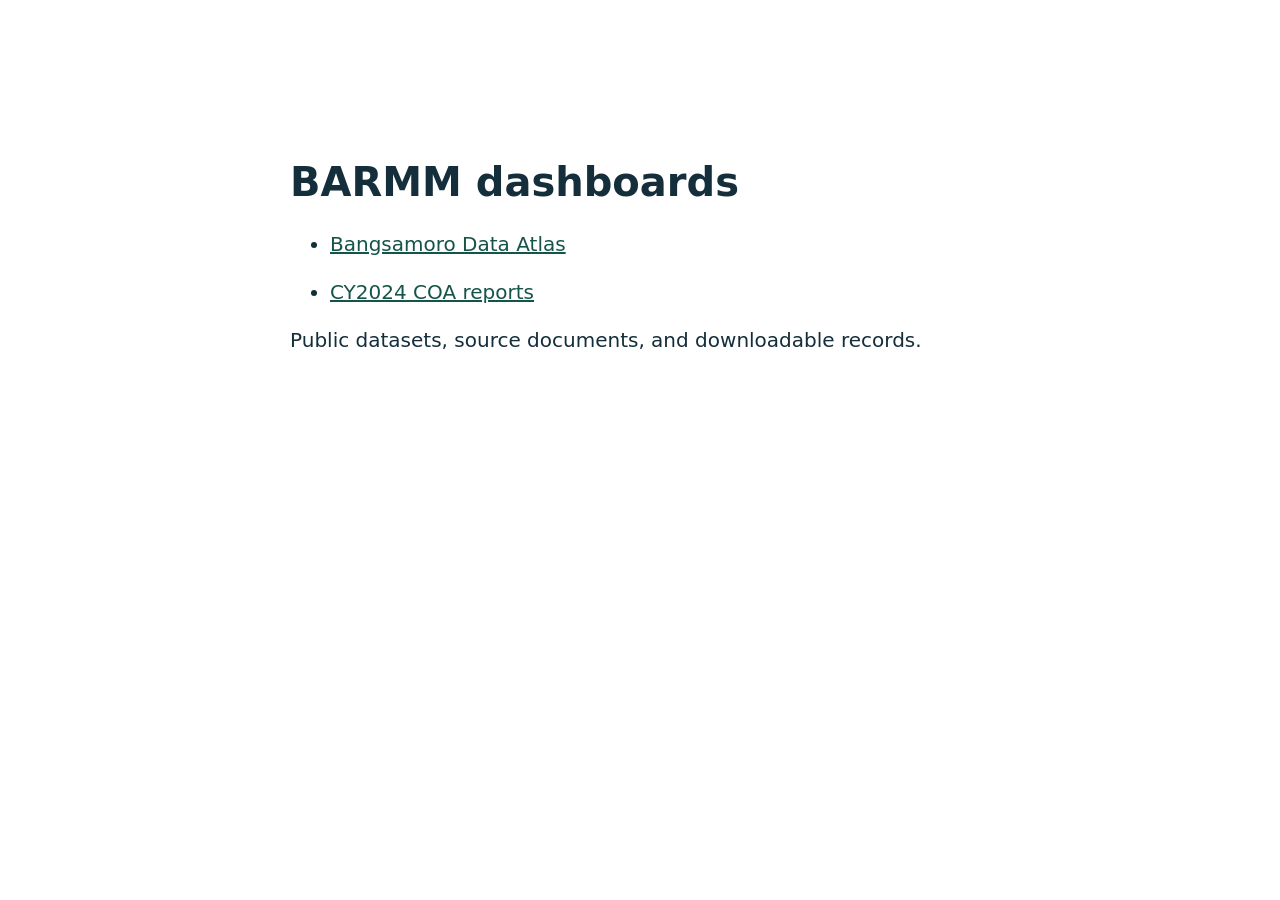
<file: site/index.html>
<!doctype html><html lang="en"><meta charset="utf-8"><meta name="viewport" content="width=device-width,initial-scale=1"><title>BARMM dashboards</title><style>body{font:20px system-ui;max-width:700px;margin:12vh auto;padding:24px;color:#142e3b}a{color:#145449}li{margin:24px 0}</style><h1>BARMM dashboards</h1><ul><li><a href="atlas/">Bangsamoro Data Atlas</a></li><li><a href="coa/">CY2024 COA reports</a></li></ul><p>Public datasets, source documents, and downloadable records.</p></html>
</file>
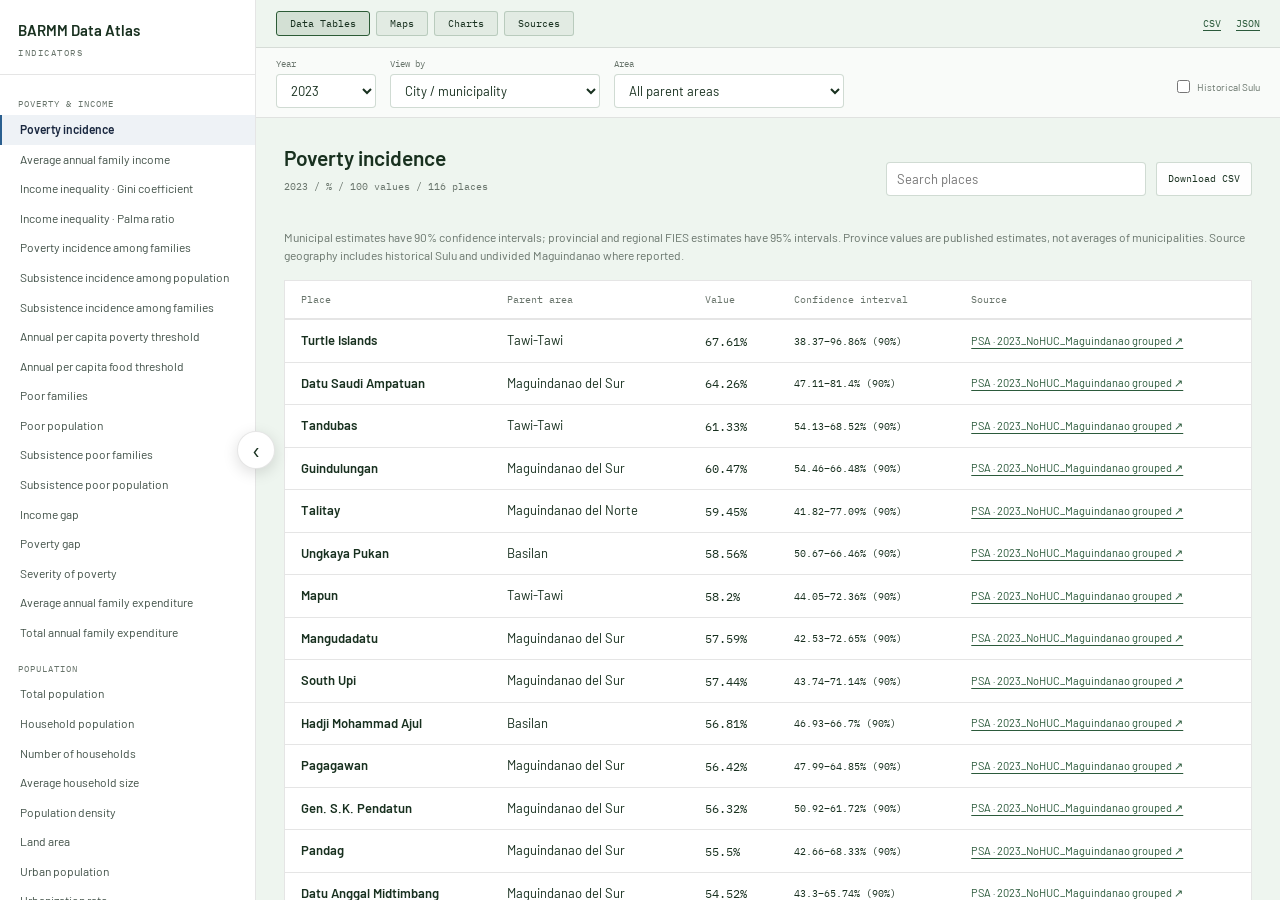
<file: site/atlas/index.html>
<!doctype html>
<html lang="en">
<head><meta charset="utf-8"><meta name="viewport" content="width=device-width,initial-scale=1"><meta name="theme-color" content="#eef5ef"><title>BARMM Data Atlas</title><link rel="stylesheet" href="atlas.css?v=remove-sparse-20261013"><script src="vendor/d3.min.js" defer></script><script src="atlas.js?v=remove-sparse-20261013" defer></script></head>
<body>
<a class="skip" href="#workspace">Skip to data</a>
<aside id="indicator-nav"><div class="nav-header"><a href="./" class="nav-title">BARMM Data Atlas</a><div class="nav-subtitle">Indicators</div></div><div id="indicator-list" role="navigation" aria-label="Indicators"></div></aside>
<button id="nav-toggle" aria-label="Toggle indicator navigation" aria-controls="indicator-nav" aria-expanded="true">&#8249;</button><div id="nav-overlay" hidden></div>
<header><a class="identity" href="./">BARMM Data Atlas</a><nav role="tablist" aria-label="Views"><button role="tab" aria-selected="true" aria-controls="view-tables" data-view="tables">Data Tables</button><button role="tab" aria-selected="false" aria-controls="view-map" data-view="map">Maps</button><button role="tab" aria-selected="false" aria-controls="view-charts" data-view="charts">Charts</button><button role="tab" aria-selected="false" aria-controls="view-sources" data-view="sources">Sources</button></nav><div class="downloads"><a href="observations.csv" download>CSV</a><a href="data.json" download>JSON</a></div></header>
<div class="filters"><label>Year<select id="year"></select></label><label>View by<select id="level"></select></label><label>Area<select id="province"></select></label><label class="historical"><input type="checkbox" id="sulu">Historical Sulu</label><div id="breakdowns" class="breakdown-controls" hidden><label id="category-label" hidden><span id="category-title">Category</span><select id="category"><option value="all">Total / all groups</option></select></label><label id="period-label">Period<select id="period"><option value="0">Annual total</option></select></label><label id="sex-label">Sex / spouse<select id="sex"><option value="all">Both sexes</option></select></label><label id="age-label">Age group<select id="age-group"><option value="all">All ages</option></select></label></div></div>
<main id="workspace">
<section id="view-map" class="view" role="tabpanel" aria-label="Maps" hidden><div id="map"><svg aria-label="BARMM locality boundaries"></svg><div id="tooltip" role="status"></div></div><div class="map-heading"><h1 id="map-title"></h1><p id="map-subtitle"></p></div><div class="map-bottom"><div id="legend"></div><span id="map-note"></span></div><div class="map-actions"><button id="reset-map" type="button">Reset map</button><button id="indicator-source" type="button">Source</button></div></section>
<section id="view-charts" class="view scroll-view" role="tabpanel" aria-label="Charts" hidden><div class="content"><h1 class="view-title" id="chart-title"></h1><p class="view-subtitle" id="chart-subtitle"></p><div id="chart"></div></div></section>
<section id="view-tables" class="view scroll-view" role="tabpanel" aria-label="Data Tables"><div class="content"><div class="table-tools"><div><h1 class="view-title" id="table-title"></h1><p id="table-count" class="view-subtitle"></p></div><div><label class="search"><span class="sr-only">Search places</span><input id="search" type="search" placeholder="Search places"></label><button id="export" type="button">Download CSV</button></div></div><p id="indicator-note" class="indicator-note"></p><div class="table-scroll"><table><thead><tr><th scope="col"><button id="sort-place">Place</button></th><th scope="col">Parent area</th><th scope="col"><button id="sort-value">Value</button></th><th scope="col" id="extra-heading">Confidence interval</th><th scope="col">Source</th></tr></thead><tbody id="rows"></tbody></table></div><div id="pagination"></div></div></section>
<section id="view-sources" class="view scroll-view" role="tabpanel" aria-label="Sources" hidden><div class="content"><h1 class="view-title">Sources</h1><div id="method" class="indicator-sources"></div><div class="catalog-tools"><label><span class="sr-only">Search sources</span><input type="search" id="source-search" placeholder="Search source files"></label><label><span class="sr-only">Source status</span><select id="source-status"><option value="">All source files</option><option>Integrated</option><option>Catalogued &#183; not extracted</option></select></label></div><div id="sources"></div><div id="geo-sources"></div></div></section>
<aside id="map-data" aria-label="Indicator data"><div class="data-panel-head"><h2 id="data-panel-title"></h2><p id="data-panel-meta"></p></div><div class="data-panel-scroll"><table><thead id="map-data-head"></thead><tbody id="map-data-rows"></tbody></table></div></aside>
<aside class="profile" aria-label="Selected place" hidden><button id="close-profile" aria-label="Close place details">&times;</button><div id="profile" aria-live="polite"></div></aside>
<div id="error" role="alert" hidden></div>
</main>
</body></html>
</file>
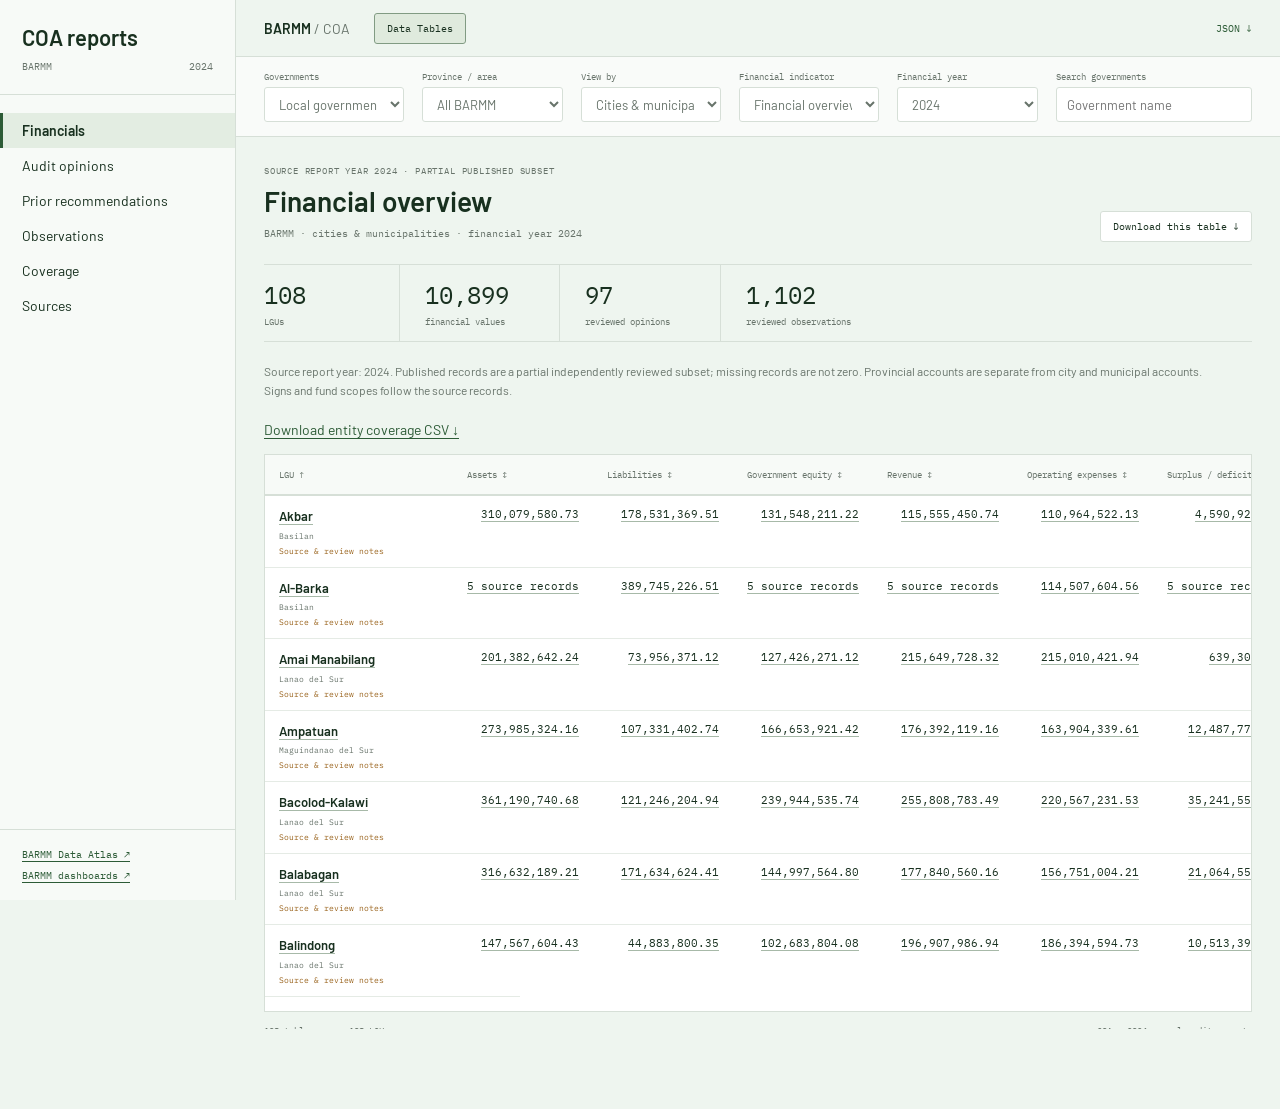
<file: site/coa/index.html>
<!doctype html>
<html lang="en">
<head><meta charset="utf-8"><meta name="viewport" content="width=device-width,initial-scale=1"><meta name="theme-color" content="#eef5ef"><title>BARMM · COA reports</title><link rel="stylesheet" href="coa.css"><script>
(function(){
  var failed=false;
  function fail(message){
    var loading=document.getElementById('loading'),error=document.getElementById('error'),content=document.getElementById('content');
    if(!loading||!error){document.addEventListener('DOMContentLoaded',function(){fail(message);},{once:true});return;}
    if(failed||(content&&!content.hidden))return;
    failed=true;loading.hidden=true;error.hidden=false;error.textContent=message+' ';
    var link=document.createElement('a'),url=new URL(location.href);url.searchParams.set('_fresh',Date.now());link.href=url.href;link.textContent='Open current dashboard';error.appendChild(link);
  }
  window.addEventListener('error',function(event){if(event.error||(event.target&&event.target.tagName==='SCRIPT'))fail('The dashboard script could not start.');},true);
  window.addEventListener('unhandledrejection',function(){fail('The dashboard could not finish starting.');});
  setTimeout(function(){var content=document.getElementById('content'),loading=document.getElementById('loading');if(content&&content.hidden&&loading&&!loading.hidden)fail('The dashboard has not loaded its published data.');},12000);
})();
</script><script src="coa-static.js?v=topics-20261013-v1" defer></script><script src="coa.js?v=topics-20261013-v1" defer></script></head>
<body><noscript><style>#loading{display:none}</style><p role="alert">JavaScript is disabled. Open this dashboard in a browser with JavaScript enabled.</p></noscript>
<a class="skip" href="#workspace">Skip to tables</a>
<aside id="navigation"><div class="nav-head"><a href="./">COA reports</a><p>BARMM <span>2024</span></p></div><nav id="indicators" aria-label="Data and audit indicators"></nav><div class="nav-footer"><a href="../atlas/">BARMM Data Atlas ↗</a><a href="../">BARMM dashboards ↗</a></div></aside>
<div id="scrim" hidden></div>
<header><button id="menu" aria-controls="navigation" aria-expanded="false" aria-label="Open indicator navigation">☰</button><a class="identity" href="./">BARMM <span>/ COA</span></a><nav id="views" aria-label="Views"><button data-view="table" aria-pressed="true">Data Tables</button><button data-view="chart" aria-pressed="false">Charts</button></nav><a class="json-download" href="data.json.gz" download>JSON ↓</a></header>
<div class="filters"><label>Governments<select id="government-dataset"><option value="lgu">Local governments</option><option value="ministries">Ministries &amp; offices</option></select></label><label>Province / area<select id="area"><option value="">All BARMM</option></select></label><label>View by<select id="level"><option value="local">Cities &amp; municipalities</option><option value="province">Provincial governments</option><option value="all">All governments</option></select></label><label id="metric-label">Financial indicator<select id="metric"></select></label><label id="records-label" hidden>Records<select id="records-mode"></select></label><label>Financial year<select id="year"><option>2024</option><option>2023</option></select></label><label class="search-label">Search governments<input id="search" type="search" placeholder="Government name"></label><label id="topic-label" hidden>Finding topic<select id="topic"><option value="">All topics</option></select></label><button id="clear-lgu" hidden></button></div>
<main id="workspace" tabindex="-1"><div id="loading" role="status">Loading COA directory…</div><div id="content" hidden><div class="heading"><div><p class="eyebrow">SOURCE REPORT YEAR 2024 · PARTIAL PUBLISHED SUBSET</p><h1 id="title"></h1><p id="subtitle"></p></div><button id="export">Download this table ↓</button></div><div id="summary" aria-live="polite"></div><div class="data-note" id="data-note"></div><p><a href="release-coverage.csv" download>Download entity coverage CSV ↓</a></p><div id="results"></div></div><div id="error" role="alert" hidden></div></main>
<dialog id="detail" aria-labelledby="detail-title"><div class="detail-head"><div><p id="detail-kicker" class="eyebrow"></p><h2 id="detail-title"></h2></div><button id="close-detail" aria-label="Close record details">×</button></div><div id="detail-body"></div></dialog>
</body></html>
</file>
<file: site/atlas/atlas.css>
@font-face{font-family:Barlow;src:url('../fonts/barlow-regular.ttf');font-weight:400;font-display:swap}@font-face{font-family:Barlow;src:url('../fonts/barlow-semibold.ttf');font-weight:600 700;font-display:swap}@font-face{font-family:Plex;src:url('../fonts/ibm-plex-mono-regular.ttf');font-display:swap}
:root{--bg:#eef5ef;--ink:#18301f;--muted:#68746b;--line:rgba(0,0,0,.10);--blue:#0072b2;--sans:Barlow,'Segoe UI',sans-serif;--mono:Plex,monospace;--toolbar:84px;--header:48px}*{box-sizing:border-box}html,body{width:100%;height:100%;margin:0;overflow:hidden}body{font:14px/1.5 var(--sans);color:var(--ink);background:var(--bg)}button,input,select{font:inherit;color:inherit}button,a,select{cursor:pointer}a{color:#2b5a3b;text-underline-offset:3px}button:focus-visible,a:focus-visible,input:focus-visible,select:focus-visible{outline:2px solid var(--blue);outline-offset:3px}[hidden]{display:none!important}.sr-only{position:absolute;width:1px;height:1px;overflow:hidden;clip:rect(0,0,0,0)}.skip{position:absolute;left:-9999px;z-index:100;background:white;padding:10px}.skip:focus{left:0}header{height:var(--header);display:flex;align-items:center;gap:26px;padding:0 20px;border-bottom:1px solid var(--line);background:var(--bg)}.identity{font-size:15px;font-weight:600;text-decoration:none;color:var(--ink);white-space:nowrap}nav{display:flex;gap:6px;overflow:auto;scrollbar-width:none}nav button{padding:5px 13px;border:1px solid rgba(44,91,54,.22);background:rgba(44,91,54,.06);color:var(--ink);font:10px var(--mono);white-space:nowrap}nav button[aria-selected=true]{border-color:#2c5b36;background:rgba(44,91,54,.14)}.downloads{display:flex;gap:15px;margin-left:auto;font:10px var(--mono)}.filters{height:var(--toolbar);display:flex;gap:14px;align-items:center;padding:12px 20px;background:rgba(255,255,255,.65);border-bottom:1px solid var(--line)}label{display:block;font:9px var(--mono);color:var(--muted)}select,input[type=search]{border:1px solid rgba(44,91,54,.22);background:white;border-radius:4px;font:13px var(--sans);padding:7px 10px;width:100%;height:34px;color:var(--ink)}label>select{margin-top:5px}.filters>label{flex:1;min-width:95px}.filters .indicator-select{flex:2.5}.filters>label:nth-child(3){flex:.55;min-width:70px}.filters .historical{flex:none;min-width:0;display:flex;align-items:center;gap:4px;align-self:flex-end;margin-bottom:9px;font:10px var(--sans);white-space:nowrap}.historical input{accent-color:#2c5b36}main{position:fixed;inset:calc(var(--header) + var(--toolbar)) 0 0}.view{height:100%;position:absolute;inset:0}.scroll-view{overflow-y:auto;padding:26px 28px 50px}.scroll-view::-webkit-scrollbar,.profile::-webkit-scrollbar{width:4px}.scroll-view::-webkit-scrollbar-thumb,.profile::-webkit-scrollbar-thumb{background:#c4cec5}.content{max-width:1480px;margin:auto}.view-title{font-size:21px;font-weight:600;line-height:1.3;margin:0}.view-subtitle{font:10px/1.6 var(--mono);color:var(--muted);margin:8px 0 18px}#map{position:absolute;inset:0;overflow:hidden;touch-action:none}#map svg{display:block;width:100%;height:100%;cursor:grab}#map svg:active{cursor:grabbing}.locality{stroke:rgba(49,91,58,.38);stroke-width:.65;vector-effect:non-scaling-stroke;cursor:pointer}.locality:hover,.locality:focus{stroke:#18301f;stroke-width:2;outline:none}.locality.selected{stroke:#0072b2;stroke-width:2.5}.map-label{font:10px var(--mono);fill:#18301f;pointer-events:none;paint-order:stroke;stroke:rgba(255,255,255,.8);stroke-width:3px;stroke-linejoin:round}.map-heading{position:absolute;top:18px;left:20px;pointer-events:none;max-width:calc(100% - 50px)}.map-heading h1{font-size:18px;font-weight:600;margin:0;line-height:1.2}.map-heading p{font:10px var(--mono);color:var(--muted);margin:8px 0}.map-bottom{position:absolute;bottom:14px;left:20px;pointer-events:none;background:rgba(255,255,255,.9);padding:12px 14px;border:1px solid var(--line);border-radius:4px}.map-bottom>span{font:9px var(--mono);color:var(--muted);display:block;margin-top:8px}#legend{display:flex;align-items:center;gap:8px;font:10px var(--mono);color:var(--ink)}.ramp{height:9px;width:135px;background:linear-gradient(90deg,#edf5e8,#285e3b)}.missing-key{width:11px;height:11px;background:#dce1e5;margin-left:10px}.map-actions{position:absolute;bottom:20px;right:20px;display:flex;gap:7px}button{border:1px solid rgba(44,91,54,.22);border-radius:3px;background:rgba(255,255,255,.9);padding:7px 11px;font:10px var(--mono)}button:hover{background:#e1ebe1}button:disabled{opacity:.4;cursor:default}#tooltip{position:absolute;background:white;color:var(--ink);box-shadow:0 2px 9px #0002;font-size:13px;padding:10px 12px;pointer-events:none;display:none;max-width:220px;z-index:5;border:1px solid var(--line);border-radius:4px}#tooltip strong{display:block}.profile{position:absolute;top:0;right:0;bottom:0;width:350px;overflow:auto;border-left:1px solid var(--line);background:white;padding:24px;z-index:15;box-shadow:-5px 0 16px #00000008}#close-profile{position:absolute;top:15px;right:17px;border:0;padding:0 5px;font:23px var(--sans);color:var(--muted);background:none}.profile h3{font-size:25px;font-weight:600;line-height:1.2;margin:0 24px 6px 0}.profile .parent{font:10px/1.6 var(--mono);color:var(--muted);margin:0 0 24px}.metric-label{font-size:14px;margin:18px 0 8px}.big{font:34px/1.2 var(--mono);letter-spacing:-.04em}.unit,.interval{font:10px var(--mono);color:var(--muted);margin:8px 0}.citation{font:10px/1.8 var(--mono);margin:20px 0;color:var(--muted);overflow-wrap:anywhere}.history{display:flex;gap:14px;align-items:flex-end;border-bottom:1px solid var(--line);padding:15px 0 18px;margin:20px 0}.history>div{display:flex;flex:1;flex-direction:column;gap:7px;text-align:center;font:9px var(--mono);max-width:100px}.history .bar{background:#0072b2}.history span{color:var(--muted)}.other-values{padding-top:20px;border-top:1px solid var(--line)}.other-values h4{font:10px var(--mono);color:var(--muted);margin:0 0 10px}.other-values button{display:flex;justify-content:space-between;gap:15px;text-align:left;width:100%;border:0;border-bottom:1px solid var(--line);border-radius:0;background:none;padding:11px 0;font:13px var(--sans)}.other-values button span:last-child{font:11px var(--mono);white-space:nowrap}.other-values small{color:var(--muted);font:9px var(--mono)}.context-note{font:11px var(--sans);color:var(--muted)}.context-parent{border:0;padding:0;background:none;text-decoration:underline;font:inherit}.missing{color:var(--muted);font-size:14px}.table-tools{display:flex;align-items:center;justify-content:space-between;gap:25px;margin-bottom:15px}.table-tools>div:last-child{display:flex;gap:10px}.search{min-width:260px}.table-tools button{height:34px}.table-scroll{overflow:auto;background:white;border:1px solid var(--line)}table{border-collapse:collapse;width:100%;text-align:left;font-size:13px}th{padding:12px 16px;font:10px var(--mono);color:var(--muted);border-bottom:2px solid var(--line);white-space:nowrap}th button{font:inherit;color:inherit;border:0;background:none;padding:0}td{padding:11px 16px;border-bottom:1px solid var(--line)}td:nth-child(3){font:12px var(--mono);white-space:nowrap}td:nth-child(4){font:10px var(--mono);white-space:nowrap}td:last-child{font-size:11px}td>button{border:0;background:none;padding:0;text-align:left;font:600 13px var(--sans)}td>button:hover{text-decoration:underline}tr.active{background:#edf4ed}.historical-badge{display:block;font:8px var(--mono);color:var(--muted);margin-top:3px}#pagination{display:flex;align-items:center;justify-content:flex-end;gap:14px;padding:15px 0;font:10px var(--mono)}.catalog-tools{display:flex;gap:12px;margin:20px 0}.catalog-tools label:first-child{flex:1;max-width:650px}.catalog-tools select{margin:0}.source-card{display:grid;grid-template-columns:135px minmax(0,1fr) 155px;gap:25px;border-top:1px solid var(--line);padding:20px 0}.source-state{font:9px/1.8 var(--mono);color:var(--muted)}.source-state.ready{color:#285e3b}.source-card h3{font-size:16px;line-height:1.35;margin:0 0 7px}.source-card p{font-size:12px;color:var(--muted);margin:0}.source-links{display:flex;flex-direction:column;gap:8px;font:10px var(--mono)}.source-card details{font:9px var(--mono);color:var(--muted);overflow-wrap:anywhere}.source-card summary{cursor:pointer;padding:10px 0;font:9px var(--mono)}.indicator-sources{margin-top:17px;padding:15px 18px;background:white;border:1px solid var(--line);font-size:13px}.indicator-sources h2{font-size:15px;margin:0 0 6px}.indicator-sources p{font:10px var(--mono);color:var(--muted);margin:4px 0 10px}.indicator-sources a{margin-right:20px;font-size:12px}#geo-sources{display:flex;gap:22px;padding-top:25px;font-size:12px}.more-sources{margin-top:12px}.empty{padding:30px;text-align:center;color:var(--muted)}#error{position:absolute;inset:20px;background:white;color:#a52d2d;padding:25px;z-index:50}.chart-row{display:grid;grid-template-columns:220px minmax(100px,1fr) 110px;gap:16px;align-items:center;background:white;border-bottom:1px solid var(--line);padding:11px 15px}.chart-place{border:0;text-align:left;background:none;padding:0;font:13px var(--sans)}.chart-track{height:17px;background:#f0f4f0}.chart-bar{height:100%;background:#0072b2;min-width:2px}.chart-value{font:11px var(--mono);text-align:right}.has-selection .map-actions{right:370px}.has-selection #view-charts .content,.has-selection #view-tables .content{margin-right:350px}
@media(max-width:1050px){.filters{gap:9px;padding-left:14px;padding-right:14px}.filters .historical{font-size:9px}.filters>label{min-width:85px}.identity{font-size:14px}header{gap:16px}.downloads{gap:10px}.chart-row{grid-template-columns:180px 1fr 90px}}
@media(max-width:700px){:root{--header:84px;--toolbar:163px}header{height:var(--header);padding:10px 12px;gap:8px;flex-wrap:wrap;align-content:center}.identity{flex:1}.downloads{margin-left:0}nav{order:3;width:100%;gap:6px;padding-top:5px}nav button{font-size:9px;padding:5px 11px}.filters{display:grid;grid-template-columns:1fr 1fr 70px;gap:8px 10px;align-items:start;padding:10px 12px}.filters .indicator-select{grid-column:1/-1;grid-row:2}.filters>label{min-width:0}.filters>label:nth-child(4){grid-column:2;grid-row:1}.filters>label:nth-child(5){grid-column:1/3;grid-row:3}.filters .historical{grid-column:3;grid-row:3;white-space:normal;align-self:end;margin:0;font-size:10px;height:34px;line-height:1.1}.filters label>select{margin-top:3px;padding:6px 7px;font-size:12px;height:31px}.scroll-view{padding:20px 14px 40px}.map-heading{top:13px;left:14px}.map-heading h1{font-size:16px;max-width:280px}.map-heading p{font-size:9px}.map-bottom{left:10px;bottom:54px;padding:9px 10px;max-width:calc(100% - 20px)}#legend{font-size:8px;gap:6px}.ramp{width:85px}.map-bottom>span{font-size:8px;max-width:300px}.map-actions{left:10px;right:auto!important;bottom:12px}.profile{top:auto;left:0;right:0;bottom:0;width:100%;max-height:65%;border-left:0;border-top:1px solid var(--line);padding:22px;box-shadow:0 -5px 20px #0001;border-radius:12px 12px 0 0}.profile h3{font-size:23px}.has-selection #view-charts .content,.has-selection #view-tables .content{margin-right:auto}.table-tools{display:block}.table-tools>div:last-child{margin:15px 0}.search{flex:1;min-width:0}table{min-width:650px}td,th{padding:11px 12px}.source-card{grid-template-columns:1fr;gap:7px;padding:18px 0}.source-links{flex-direction:row;flex-wrap:wrap;gap:16px}.catalog-tools{flex-direction:column;gap:8px}.chart-row{grid-template-columns:120px minmax(0,1fr) 64px;gap:9px;padding:10px}.chart-place{font-size:12px}.chart-value{font-size:10px}#geo-sources{flex-direction:column;gap:12px}.view-title{font-size:19px}}

/* Indicator navigation follows the NDHS app shell. */
:root{--nav-width:256px;--toolbar:70px}#indicator-nav{position:fixed;left:0;top:0;bottom:0;width:var(--nav-width);display:flex;flex-direction:column;z-index:25;background:#fff;border-right:1px solid var(--line)}.nav-header{padding:20px 18px 16px;border-bottom:1px solid var(--line);flex:none}.nav-title{display:block;font:600 15px/1.35 var(--sans);color:var(--ink);text-decoration:none;margin-bottom:7px}.nav-subtitle{font:9px var(--mono);letter-spacing:1.5px;text-transform:uppercase;color:var(--muted)}#indicator-list{flex:1;overflow:auto;padding:8px 0 16px;scrollbar-width:thin;scrollbar-color:#d7ded8 transparent}.nav-section h2{padding:15px 18px 5px;margin:0;font:9px/1.3 var(--mono);letter-spacing:1px;text-transform:uppercase;color:var(--muted)}.nav-item{display:block;width:100%;border:0;border-left:2px solid transparent;border-radius:0;background:none;padding:7px 18px;text-align:left;font:12px/1.3 var(--sans);color:#405047}.nav-item:hover{background:#eef3f0}.nav-item.active{background:rgba(42,95,143,.08);border-left-color:#2a5f8f;color:#1a2840;font-weight:600}header{margin-left:var(--nav-width)}header .identity{display:none}.filters{margin-left:var(--nav-width);max-width:900px}.filters>label{flex:none;min-width:0}.filters>label:nth-child(1){width:100px}.filters>label:nth-child(2){width:210px}.filters>label:nth-child(3){width:230px;flex:none}.filters .historical{margin-left:auto}.filters{max-width:none}main{left:var(--nav-width)}#nav-toggle{position:fixed;z-index:35;top:50%;left:calc(var(--nav-width) - 19px);width:38px;height:38px;border:1px solid var(--line);border-radius:50%;background:white;box-shadow:0 4px 15px #0002;font:25px/1 var(--sans);padding:0;transform:translateY(-50%)}.nav-collapsed #indicator-nav{transform:translateX(-100%)}.nav-collapsed header,.nav-collapsed .filters{margin-left:0}.nav-collapsed main{left:0}.nav-collapsed #nav-toggle{left:14px}.nav-collapsed header{padding-left:65px}#nav-overlay{position:fixed;inset:var(--header) 0 0;background:#0004;z-index:24}
@media(max-width:1050px) and (min-width:701px){.filters{gap:10px}.filters>label:nth-child(1){width:80px}.filters>label:nth-child(2){width:170px}.filters>label:nth-child(3){width:180px}}
@media(max-width:700px){:root{--toolbar:74px}header,.filters,.nav-collapsed header,.nav-collapsed .filters{margin-left:0}header{padding-left:48px!important}header .identity{display:block}main,.nav-collapsed main{left:0}#indicator-nav{top:var(--header);transform:translateX(-100%)}.nav-open #indicator-nav{transform:translateX(0)}#nav-toggle,.nav-collapsed #nav-toggle{top:22px;left:9px;width:30px;height:30px;border:0;border-radius:0;box-shadow:none;background:transparent;font-size:20px;transform:none}.filters{display:grid;grid-template-columns:60px 1fr 1.15fr 58px;gap:9px;padding:9px 12px}.filters>label:nth-child(1),.filters>label:nth-child(2),.filters>label:nth-child(3),.filters .historical{grid-row:1;grid-column:auto;width:auto;min-width:0;flex:none}.filters .historical{height:31px;align-self:end;margin:0;white-space:normal;font-size:9px}.nav-header{padding-top:16px}.nav-item{padding-top:9px;padding-bottom:9px}}

@media(min-width:701px) and (max-width:1050px){.filters{display:grid;grid-template-columns:66px minmax(100px,1fr) minmax(110px,1.3fr) 55px;gap:8px}.filters>label:nth-child(1),.filters>label:nth-child(2),.filters>label:nth-child(3){width:auto;min-width:0}.filters .historical{white-space:normal;line-height:1.2;margin:0;align-self:end;height:34px}}

/* Indicator tables are visible before any locality is selected. */
:root{--data-width:390px}#map-data{position:absolute;top:0;right:0;bottom:0;width:var(--data-width);background:white;border-left:1px solid var(--line);display:flex;flex-direction:column;z-index:10}.data-panel-head{padding:18px 20px 15px;border-bottom:1px solid var(--line);flex:none}.data-panel-head h2{font:600 17px/1.3 var(--sans);margin:0 0 8px}.data-panel-head p{font:9px/1.5 var(--mono);color:var(--muted);margin:0}.data-panel-scroll{overflow:auto;flex:1;scrollbar-width:thin;scrollbar-color:#c4cec5 transparent}.data-panel-scroll table{font-size:12px;min-width:100%;width:100%}.data-panel-scroll th{position:sticky;top:0;background:white;z-index:1;padding:11px 9px;text-align:right;font:9px var(--mono)}.data-panel-scroll th:first-child{text-align:left}.data-panel-scroll td{padding:10px 9px;text-align:right;font:10px var(--mono);white-space:nowrap}.data-panel-scroll td:first-child{text-align:left;white-space:normal;width:43%}.data-panel-scroll td:first-child button{font:12px/1.25 var(--sans)}.row-parent{display:block;font:8px/1.4 var(--mono);color:var(--muted);margin-top:4px}.current-year{background:#f1f6f1!important}.data-panel-scroll tr.active td{background:#e5f0e5!important}#map{right:var(--data-width)}.map-heading{max-width:calc(100% - var(--data-width) - 35px)}.map-actions,.has-selection .map-actions{right:calc(var(--data-width) + 20px)}.map-bottom{max-width:calc(100% - var(--data-width) - 35px)}#view-charts{padding-right:calc(var(--data-width) + 28px)}.has-selection #view-charts .content{margin-right:auto}.profile{width:var(--data-width)}
@media(max-width:1050px){#map{right:0;bottom:45%}#map-data{top:55%;left:0;width:100%;border-left:0;border-top:1px solid var(--line)}.data-panel-head{padding:11px 16px;display:flex;align-items:center;justify-content:space-between;gap:12px}.data-panel-head h2{font-size:14px;margin:0}.data-panel-head p{font-size:8px;text-align:right}.map-heading{max-width:calc(100% - 35px)}.map-bottom{bottom:calc(45% + 13px);max-width:calc(100% - 35px);padding:8px 10px}.map-bottom>span{display:none}.map-actions,.has-selection .map-actions{bottom:calc(45% + 13px);right:15px;left:auto}#legend{font-size:8px;gap:6px}.ramp{width:75px}.map-actions button{font-size:8px;padding:7px}.profile{top:55%;left:0;width:100%;max-height:none;border-left:0;border-top:1px solid var(--line);border-radius:0;padding:20px}#view-charts{padding-right:20px;padding-bottom:calc(45vh + 45px)}.data-panel-scroll td:first-child{width:45%}.data-panel-scroll td,.data-panel-scroll th{padding-left:14px;padding-right:14px}}
@media(max-width:700px){.map-bottom{bottom:calc(45% + 43px);max-width:calc(100% - 20px)}.map-actions,.has-selection .map-actions{left:10px;right:auto!important;bottom:calc(45% + 8px)}.map-heading h1{max-width:300px}.data-panel-head h2{font-size:13px}.data-panel-scroll th{font-size:9px}.data-panel-scroll td{font-size:10px}#map-data .data-panel-scroll table{min-width:0}.map-heading{top:12px}#view-charts{padding-left:14px;padding-right:14px}}

@media(max-width:700px){.filters>label.historical:nth-child(4){grid-column:4;grid-row:1}}

.filters.has-breakdowns{height:140px;flex-wrap:wrap;align-content:center}.breakdown-controls{display:flex;gap:14px;width:100%;grid-column:1/-1;grid-row:2;min-width:0;overflow-x:auto}.breakdown-controls label{flex:0 0 140px}.indicator-note{font-size:12px;color:var(--muted);max-width:1000px;margin:0 0 16px}.has-breakdowns .historical{margin-left:auto}@media(max-width:1050px){.filters.has-breakdowns{display:grid}.breakdown-controls{gap:10px}.breakdown-controls label{flex-basis:115px}}

.chart-track{position:relative}.chart-bar{position:absolute;top:0}
</file>
<file: site/coa/coa.css>
@font-face{font-family:Barlow;src:url('../fonts/barlow-regular.ttf');font-weight:400;font-display:swap}@font-face{font-family:Barlow;src:url('../fonts/barlow-semibold.ttf');font-weight:600 700;font-display:swap}@font-face{font-family:Plex;src:url('../fonts/ibm-plex-mono-regular.ttf');font-display:swap}
:root{--bg:#eef5ef;--paper:#fff;--ink:#18301f;--muted:#68746b;--line:#d6dfd7;--green:#2c5b36;--amber:#99621b;--nav:236px;--sans:Barlow,'Segoe UI',sans-serif;--mono:Plex,monospace}*{box-sizing:border-box}body{margin:0;background:var(--bg);color:var(--ink);font:14px/1.5 var(--sans)}[hidden]{display:none!important}a{color:var(--green);text-underline-offset:3px}button,input,select{font:inherit;color:inherit}button,select{cursor:pointer}button{border:1px solid var(--line);background:white;padding:8px 12px;border-radius:3px;font:10px var(--mono)}button:hover{background:#e4eee4}button:focus-visible,a:focus-visible,input:focus-visible,select:focus-visible{outline:2px solid #0072b2;outline-offset:3px}.skip{position:absolute;left:-9999px;z-index:100;background:white;padding:10px}.skip:focus{left:0}#navigation{position:fixed;inset:0 auto 0 0;width:var(--nav);background:#f7faf7;border-right:1px solid var(--line);display:flex;flex-direction:column;z-index:30}.nav-head{padding:24px 22px 21px;border-bottom:1px solid var(--line)}.nav-head>a{font:600 22px var(--sans);text-decoration:none;color:var(--ink)}.nav-head p{font:10px var(--mono);margin:9px 0 0;color:var(--muted)}.nav-head span{float:right}#indicators{overflow:auto;flex:1;padding:18px 0}.nav-section{font:9px var(--mono);letter-spacing:.09em;text-transform:uppercase;color:var(--muted);margin:16px 22px 9px}.nav-section:first-child{margin-top:0}.nav-item{border:0;border-left:3px solid transparent;border-radius:0;display:block;text-align:left;width:100%;padding:9px 19px;font:14px var(--sans);background:transparent}.nav-item[aria-current=page]{background:#e3ede2;border-left-color:var(--green);font-weight:600}.nav-footer{border-top:1px solid var(--line);padding:18px 22px;display:grid;gap:8px;font:10px var(--mono)}header{margin-left:var(--nav);height:57px;display:flex;align-items:center;padding:0 28px;gap:24px;border-bottom:1px solid var(--line)}.identity{text-decoration:none;font-weight:600;color:var(--ink);white-space:nowrap}.identity span{font-weight:400;color:var(--muted)}#views{display:flex;gap:6px}#views button[aria-pressed=true]{background:#dfeadd;border-color:#819b83}.json-download{margin-left:auto;font:10px var(--mono);text-decoration:none}#menu{display:none}.filters{margin-left:var(--nav);background:#ffffffa6;border-bottom:1px solid var(--line);display:flex;gap:18px;padding:14px 28px}.filters label{font:9px var(--mono);color:var(--muted);flex:1;max-width:270px}.filters label.search-label{max-width:none;flex:1.4}.filters input,.filters select{display:block;margin-top:5px;width:100%;height:35px;border:1px solid var(--line);border-radius:3px;padding:6px 10px;font:13px var(--sans);background:white}.filters select:disabled{background:#f0f3f0;color:var(--muted)}main{margin-left:var(--nav);padding:28px 28px 60px}.heading{display:flex;justify-content:space-between;align-items:flex-end;gap:20px;margin-bottom:22px}.eyebrow{font:9px var(--mono);letter-spacing:.09em;color:var(--muted);margin:0 0 9px}h1{font:600 28px/1.15 var(--sans);margin:0}#subtitle{font:10px/1.6 var(--mono);color:var(--muted);margin:9px 0 0}.heading>button{white-space:nowrap}#summary{display:flex;gap:0;margin-bottom:20px;border-block:1px solid var(--line)}.stat{padding:14px 25px 14px 0;margin-right:25px;min-width:110px}.stat+.stat{border-left:1px solid var(--line);padding-left:25px}.stat strong{font:24px var(--mono);display:block}.stat span{font:9px var(--mono);color:var(--muted);display:block;margin-top:5px}.data-note{font:12px/1.6 var(--sans);color:var(--muted);margin:0 0 18px;max-width:950px}.table-scroll{background:var(--paper);border:1px solid var(--line);overflow:auto;max-height:calc(100vh - 342px);min-height:190px;scrollbar-width:thin}table{border-collapse:collapse;text-align:left;width:100%;font-size:13px}thead th{position:sticky;top:0;background:#f7faf7;z-index:1;border-bottom:2px solid var(--line);padding:13px 14px;font:9px/1.5 var(--mono);color:var(--muted);white-space:nowrap}td{padding:11px 14px;border-bottom:1px solid #e5ebe5;vertical-align:top}tbody tr:last-child td{border-bottom:0}tbody tr:hover{background:#f7faf7}.place{font-weight:600;min-width:160px}.place button,.record{border:0;background:none;padding:0;font:inherit;text-align:left;border-radius:0;text-decoration:underline;text-decoration-color:#a7b9a8;text-underline-offset:3px}.place small{font:8px var(--mono);font-weight:400;color:var(--muted);display:block;margin-top:4px}.number{text-align:right;font:11px var(--mono);white-space:nowrap}.number .record{font:11px var(--mono);text-align:right}.missing{font:10px var(--sans);color:#7d877f;white-space:nowrap}.scope{font:10px/1.6 var(--mono);max-width:240px;min-width:160px;color:var(--muted)}.badge{display:inline-block;font:9px var(--mono);padding:3px 6px;background:#eef3ee;border:1px solid #d7e1d7;white-space:nowrap}.badge.warn{background:#faf0df;color:var(--amber);border-color:#eedcc0}.badge.neutral{color:var(--muted)}.source-link{font:10px var(--mono);white-space:nowrap}.sort{border:0;padding:0;background:none;font:inherit;text-transform:none}.sort:hover{background:none;color:var(--ink);text-decoration:underline}.negative{color:#9b4538}.row-warning{display:inline-block;color:var(--amber);font:8px var(--mono);margin-top:5px}.finding-title{font-size:14px;line-height:1.45;min-width:280px;max-width:650px}.finding-topic{display:block;font:9px/1.5 var(--mono);color:var(--muted);margin-top:7px}.finding-number{font:10px var(--mono)}.empty{padding:35px 15px;color:var(--muted);text-align:center}.table-footer{display:flex;justify-content:space-between;padding:13px 0;font:9px var(--mono);color:var(--muted)}.chart-list{border:1px solid var(--line);background:white}.chart-row{display:grid;grid-template-columns:190px minmax(160px,1fr) 140px;gap:18px;padding:11px 16px;border-bottom:1px solid var(--line);align-items:center}.chart-row:last-child{border:0}.chart-label{border:0;padding:0;text-align:left;background:none;font:13px var(--sans)}.track{height:18px;position:relative;background:#f1f5f1}.track:before{content:'';position:absolute;left:var(--zero);height:100%;width:1px;background:#c6d1c7}.bar{height:12px;position:absolute;top:3px;background:#456f4c;min-width:1px}.bar.neg{background:#af6c56}.chart-value{font:11px var(--mono);text-align:right}.chart-axis{font:9px var(--mono);color:var(--muted);display:flex;justify-content:space-between;padding:12px 16px}.source-kind{font:9px var(--mono);color:var(--muted)}dialog{position:fixed;inset:0 0 0 auto;margin:0;width:min(640px,100%);height:100dvh;max-height:100dvh;max-width:100%;border:0;border-left:1px solid var(--line);padding:0;background:#f8fbf8;color:var(--ink);box-shadow:-10px 0 40px #18301f20}dialog::backdrop{background:#18301f40}.detail-head{position:sticky;top:0;display:flex;justify-content:space-between;align-items:start;gap:20px;padding:24px 28px;background:#f8fbf8;border-bottom:1px solid var(--line);z-index:2}.detail-head h2{font:600 24px/1.3 var(--sans);margin:0}.detail-head button{font:24px var(--sans);border:0;padding:0 5px;background:none}#detail-body{padding:24px 28px 50px;overflow-wrap:anywhere}#detail-body h3{font:600 16px var(--sans);margin:26px 0 12px}#detail-body h3:first-child{margin-top:0}.detail-value{font:32px var(--mono);margin:10px 0 20px}.metadata{display:grid;grid-template-columns:125px minmax(0,1fr);gap:9px;font-size:12px;margin:15px 0}.metadata dt{font:9px var(--mono);color:var(--muted)}.metadata dd{margin:0}.evidence{border-left:2px solid #9cb29e;background:white;padding:15px 18px;font:12px/1.7 var(--sans);white-space:pre-wrap;margin:15px 0}.source-actions{display:flex;flex-wrap:wrap;gap:14px;font:10px var(--mono);margin:15px 0}.detail-note{background:#f8efdf;border:1px solid #ebdab9;padding:12px 15px;font:12px/1.6 var(--sans);color:#77521e}.issue-list{padding-left:19px;font:12px/1.6 var(--sans);color:var(--muted)}.issue-list li{margin:9px 0}.compact-table td,.compact-table th{padding:9px 10px}.compact-table{border:1px solid var(--line);background:white}.compact-table th{position:static}.detail-finding{border-top:1px solid var(--line);padding:13px 0}.detail-finding .record{font-size:13px}#error{border:1px solid #d4b8ae;background:white;color:#984734;padding:20px}.loading{color:var(--muted)}
@media(min-width:1600px){main{padding-inline:44px}.filters,header{padding-inline:44px}}
@media(max-width:1100px){:root{--nav:212px}header{gap:15px;padding-inline:20px}.identity{font-size:13px}main,.filters{padding-inline:20px}.stat{min-width:90px;padding-right:15px;margin-right:15px}.stat+.stat{padding-left:15px}.chart-row{grid-template-columns:160px minmax(130px,1fr) 130px}}
@media(max-width:760px){:root{--nav:236px}#navigation{transform:translateX(-100%);transition:transform .18s ease}body.menu-open #navigation{transform:translateX(0)}#scrim{position:fixed;inset:0;background:#18301f60;z-index:25}header,.filters,main{margin-left:0}header{padding:0 14px;height:55px;gap:12px}#menu{display:block;border:0;padding:5px;font:17px var(--sans);background:none}.identity{font-size:12px}.identity span{display:none}#views{margin-left:auto}#views button{font-size:8px;padding:7px 9px}.json-download{display:none}.filters{padding:12px 14px;display:grid;grid-template-columns:1.6fr 1fr;gap:10px}.filters label{max-width:none!important}.filters .search-label{grid-column:1/-1}.filters:has(#topic-label:not([hidden])) .search-label{grid-column:1}.filters input,.filters select{height:33px}main{padding:23px 14px 35px}.heading{align-items:start;gap:12px;margin-bottom:16px}h1{font-size:23px}.heading>button{font-size:8px;padding:7px 8px;max-width:115px;white-space:normal;line-height:1.6}.eyebrow{font-size:8px}#subtitle{font-size:9px}#summary{overflow:auto;margin-bottom:14px}.stat{min-width:95px;margin-right:12px;padding:12px 12px 12px 0}.stat+.stat{padding-left:12px}.stat strong{font-size:21px}.stat span{font-size:8px}.data-note{font-size:11px}.table-scroll{max-height:none;min-height:0}th,td{padding:11px}.chart-row{grid-template-columns:105px minmax(65px,1fr) 105px;gap:10px;padding:10px}.chart-label{font-size:11px}.chart-value{font-size:9px}.table-footer{font-size:8px;gap:12px}.detail-head,#detail-body{padding-inline:20px}.metadata{grid-template-columns:100px minmax(0,1fr)}}
.table-scroll th{z-index:2}.table-scroll th:first-child{left:0;z-index:3}.table-scroll td:first-child{position:sticky;left:0;z-index:1;background:white}.table-scroll tbody tr:hover td:first-child{background:#f7faf7}button:disabled{cursor:default;opacity:.45}
.place .row-warning{display:block;font:8px var(--mono);color:var(--amber);margin-top:5px;text-decoration:none}
.filters{flex-wrap:wrap}.filters label{min-width:115px}.filters #clear-lgu{align-self:flex-end;height:35px;font-size:10px;background:#e3ede2}.filters label.search-label{min-width:160px}
@media(max-width:760px){.filters .search-label{grid-column:auto}.filters #clear-lgu{grid-column:1/-1}.filters label.search-label{min-width:0}.filters:has(#topic-label:not([hidden])) .search-label{grid-column:auto}}
@media(prefers-reduced-motion:reduce){*{transition:none!important}}

.source-account-table table{min-width:760px}.source-account-table td:first-child{min-width:190px}.source-account-table td:not(:first-child){min-width:140px;overflow-wrap:normal}

.source-highlights table{min-width:760px}.source-highlights td:first-child{min-width:190px}.source-highlight-cell{min-width:140px;white-space:nowrap;overflow-wrap:normal}.source-highlight-cell .source-link{display:block;margin-top:6px}
</file>
